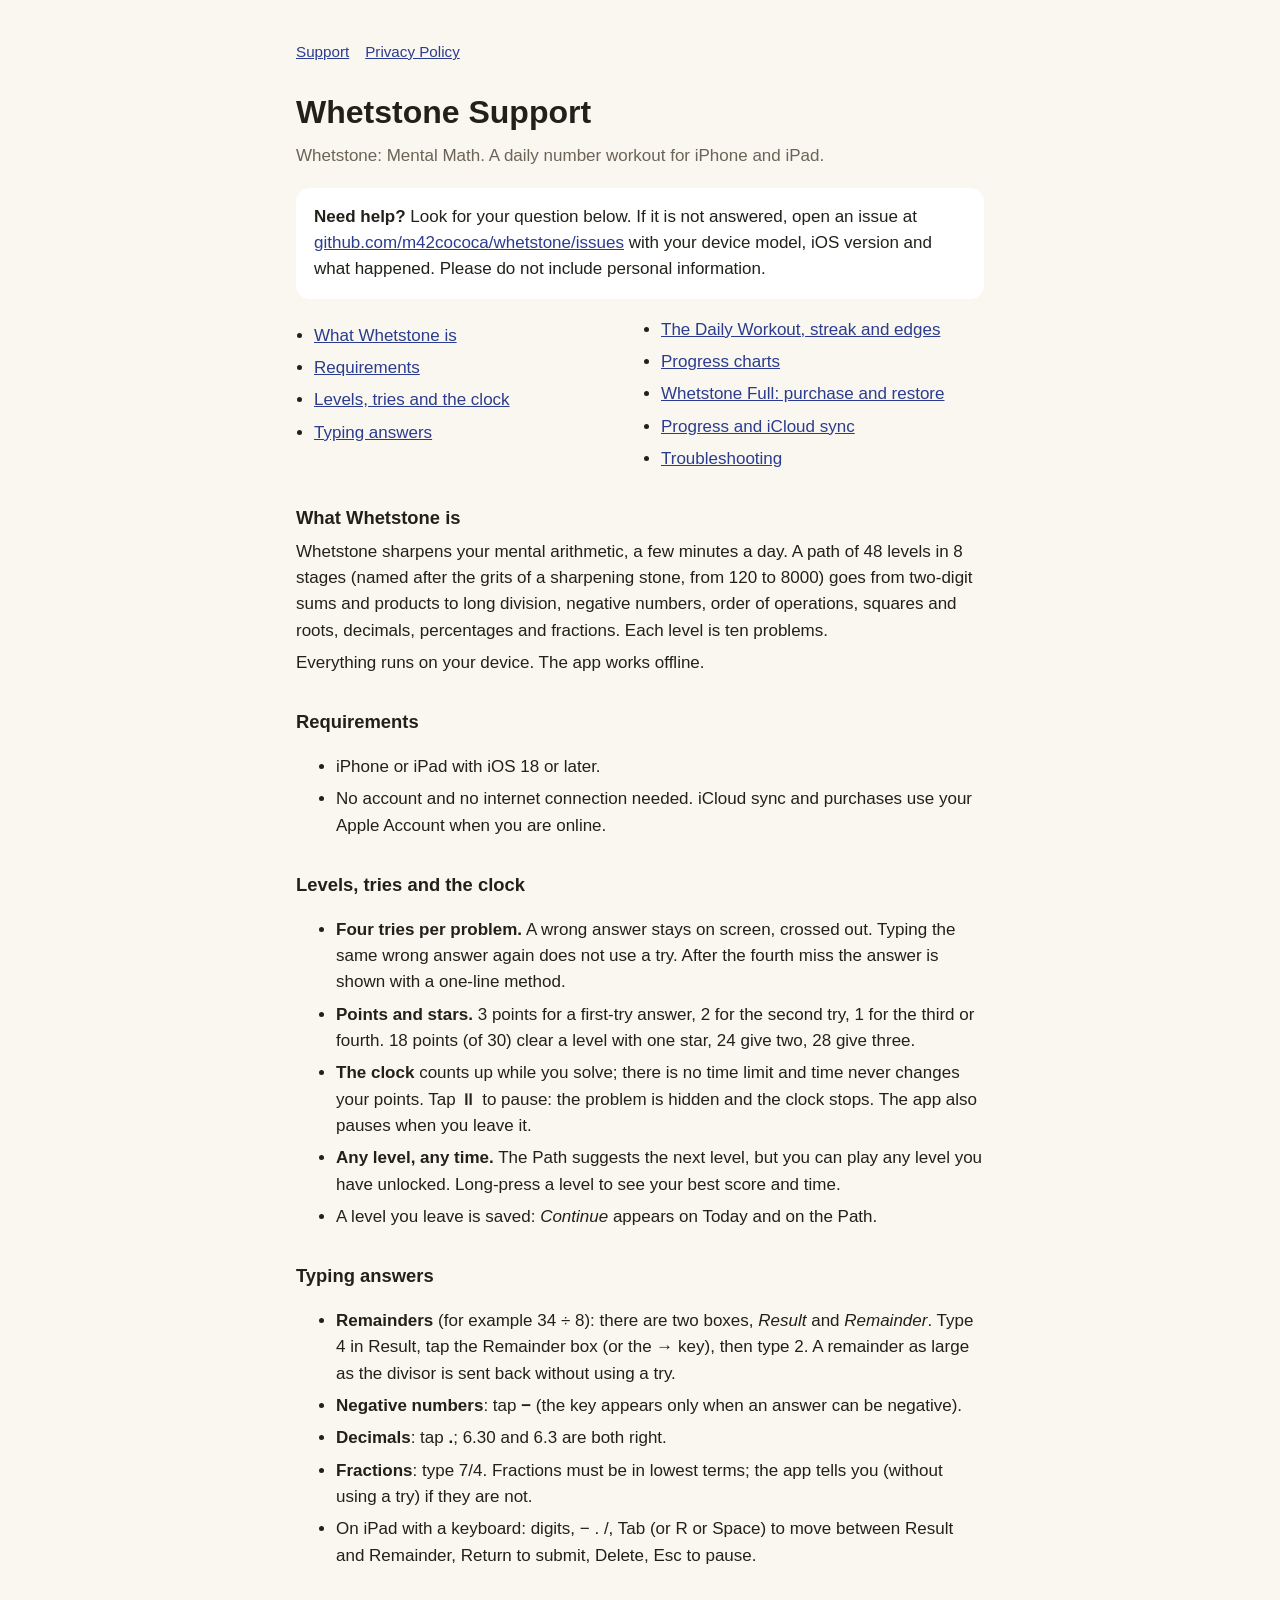
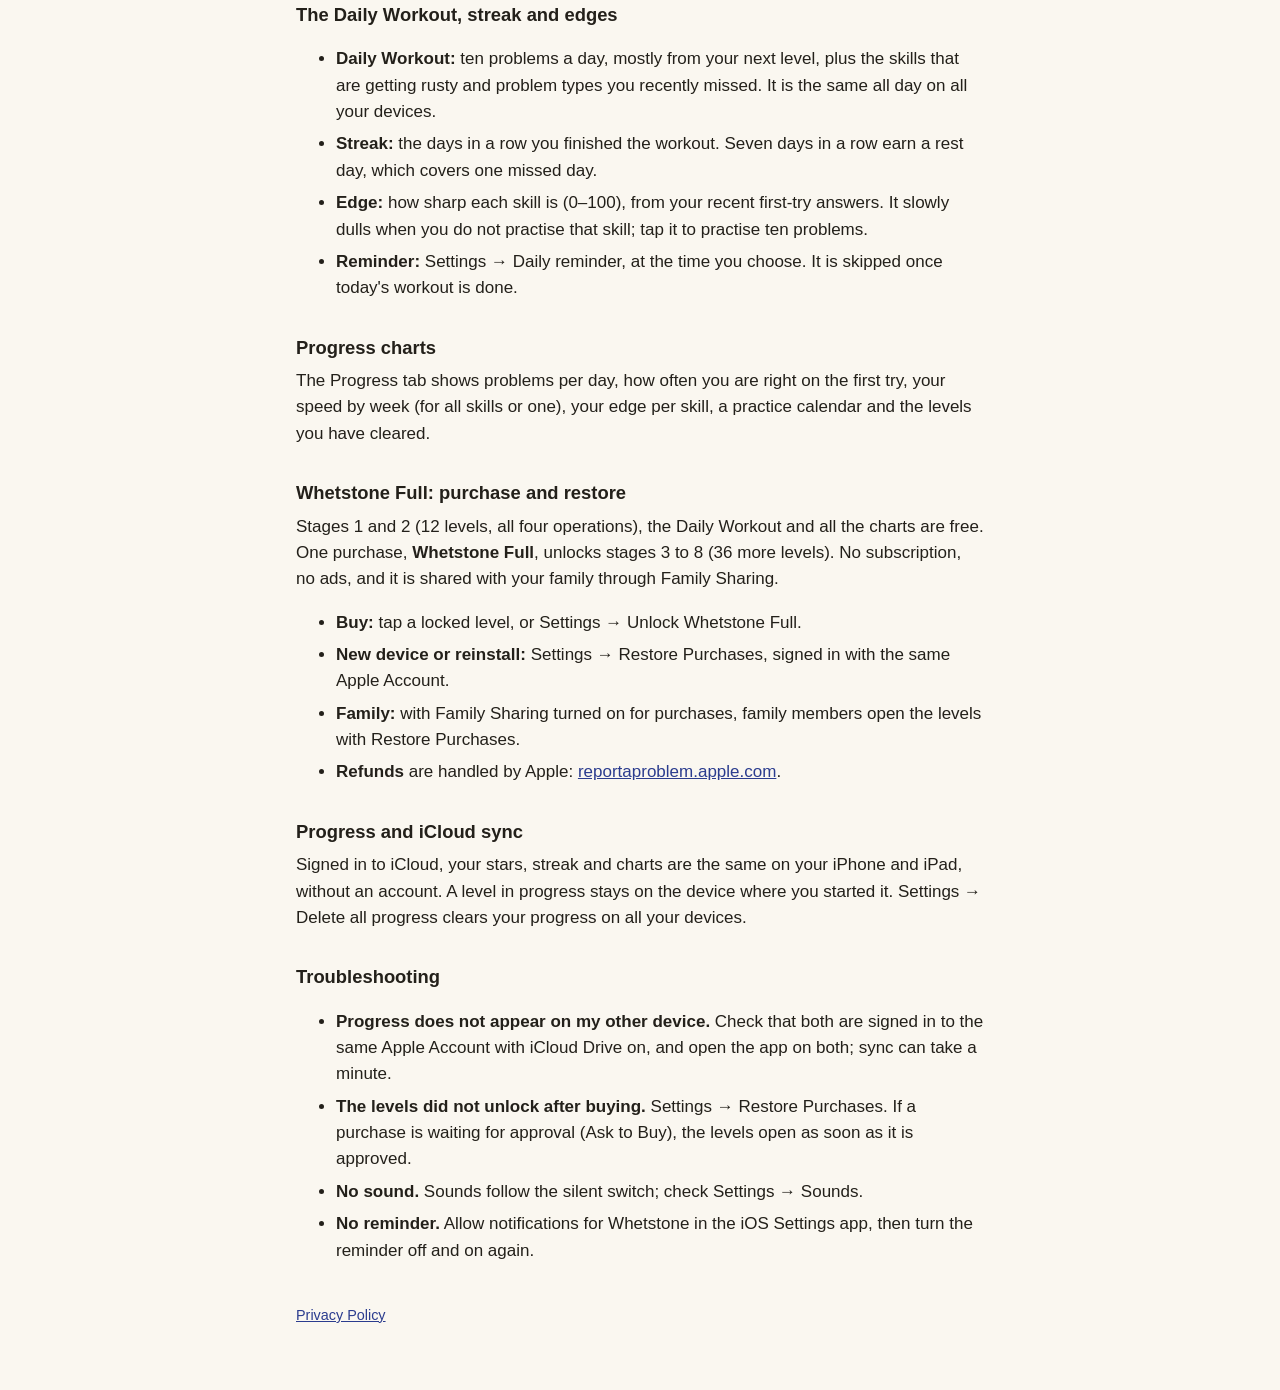
<file: index.html>
<!doctype html>
<html lang="en">
<head>
<meta charset="utf-8">
<meta name="viewport" content="width=device-width, initial-scale=1">
<title>Whetstone Support</title>
<meta name="description" content="Help and frequently asked questions for Whetstone: Mental Math, a daily number workout for iPhone and iPad.">
<link rel="stylesheet" href="style.css">
</head>
<body>
<main>
<nav class="top"><a href="./">Support</a><a href="privacy/">Privacy Policy</a></nav>
<h1>Whetstone Support</h1>
<p class="muted">Whetstone: Mental Math. A daily number workout for iPhone and iPad.</p>

<div class="card"><strong>Need help?</strong> Look for your question below. If it is not answered, open an issue at
<a href="https://github.com/m42cococa/whetstone/issues">github.com/m42cococa/whetstone/issues</a> with your device
model, iOS version and what happened. Please do not include personal information.</div>

<ul class="toc">
<li><a href="#about">What Whetstone is</a></li>
<li><a href="#requirements">Requirements</a></li>
<li><a href="#play">Levels, tries and the clock</a></li>
<li><a href="#answers">Typing answers</a></li>
<li><a href="#today">The Daily Workout, streak and edges</a></li>
<li><a href="#progress">Progress charts</a></li>
<li><a href="#purchase">Whetstone Full: purchase and restore</a></li>
<li><a href="#sync">Progress and iCloud sync</a></li>
<li><a href="#troubleshooting">Troubleshooting</a></li>
</ul>

<h2 id="about">What Whetstone is</h2>
<p>Whetstone sharpens your mental arithmetic, a few minutes a day. A path of 48 levels in 8 stages (named after the
grits of a sharpening stone, from 120 to 8000) goes from two-digit sums and products to long division, negative
numbers, order of operations, squares and roots, decimals, percentages and fractions. Each level is ten problems.</p>
<p>Everything runs on your device. The app works offline.</p>

<h2 id="requirements">Requirements</h2>
<ul>
<li>iPhone or iPad with iOS 18 or later.</li>
<li>No account and no internet connection needed. iCloud sync and purchases use your Apple Account when you are online.</li>
</ul>

<h2 id="play">Levels, tries and the clock</h2>
<ul>
<li><strong>Four tries per problem.</strong> A wrong answer stays on screen, crossed out. Typing the same wrong answer
again does not use a try. After the fourth miss the answer is shown with a one-line method.</li>
<li><strong>Points and stars.</strong> 3 points for a first-try answer, 2 for the second try, 1 for the third or fourth.
18 points (of 30) clear a level with one star, 24 give two, 28 give three.</li>
<li><strong>The clock</strong> counts up while you solve; there is no time limit and time never changes your points.
Tap ⏸ to pause: the problem is hidden and the clock stops. The app also pauses when you leave it.</li>
<li><strong>Any level, any time.</strong> The Path suggests the next level, but you can play any level you have unlocked.
Long-press a level to see your best score and time.</li>
<li>A level you leave is saved: <em>Continue</em> appears on Today and on the Path.</li>
</ul>

<h2 id="answers">Typing answers</h2>
<ul>
<li><strong>Remainders</strong> (for example 34 ÷ 8): there are two boxes, <em>Result</em> and <em>Remainder</em>.
Type 4 in Result, tap the Remainder box (or the <strong>→</strong> key), then type 2. A remainder as large as the
divisor is sent back without using a try.</li>
<li><strong>Negative numbers</strong>: tap <strong>−</strong> (the key appears only when an answer can be negative).</li>
<li><strong>Decimals</strong>: tap <strong>.</strong>; 6.30 and 6.3 are both right.</li>
<li><strong>Fractions</strong>: type 7/4. Fractions must be in lowest terms; the app tells you (without using a try)
if they are not.</li>
<li>On iPad with a keyboard: digits, − . /, Tab (or R or Space) to move between Result and Remainder, Return to
submit, Delete, Esc to pause.</li>
</ul>

<h2 id="today">The Daily Workout, streak and edges</h2>
<ul>
<li><strong>Daily Workout:</strong> ten problems a day, mostly from your next level, plus the skills that are getting
rusty and problem types you recently missed. It is the same all day on all your devices.</li>
<li><strong>Streak:</strong> the days in a row you finished the workout. Seven days in a row earn a rest day, which
covers one missed day.</li>
<li><strong>Edge:</strong> how sharp each skill is (0–100), from your recent first-try answers. It slowly dulls when you
do not practise that skill; tap it to practise ten problems.</li>
<li><strong>Reminder:</strong> Settings → Daily reminder, at the time you choose. It is skipped once today's workout is done.</li>
</ul>

<h2 id="progress">Progress charts</h2>
<p>The Progress tab shows problems per day, how often you are right on the first try, your speed by week (for all
skills or one), your edge per skill, a practice calendar and the levels you have cleared.</p>

<h2 id="purchase">Whetstone Full: purchase and restore</h2>
<p>Stages 1 and 2 (12 levels, all four operations), the Daily Workout and all the charts are free. One purchase,
<strong>Whetstone Full</strong>, unlocks stages 3 to 8 (36 more levels). No subscription, no ads, and it is shared with
your family through Family Sharing.</p>
<ul>
<li><strong>Buy:</strong> tap a locked level, or Settings → Unlock Whetstone Full.</li>
<li><strong>New device or reinstall:</strong> Settings → Restore Purchases, signed in with the same Apple Account.</li>
<li><strong>Family:</strong> with Family Sharing turned on for purchases, family members open the levels with Restore Purchases.</li>
<li><strong>Refunds</strong> are handled by Apple: <a href="https://reportaproblem.apple.com">reportaproblem.apple.com</a>.</li>
</ul>

<h2 id="sync">Progress and iCloud sync</h2>
<p>Signed in to iCloud, your stars, streak and charts are the same on your iPhone and iPad, without an account. A
level in progress stays on the device where you started it. Settings → Delete all progress clears your progress on
all your devices.</p>

<h2 id="troubleshooting">Troubleshooting</h2>
<ul>
<li><strong>Progress does not appear on my other device.</strong> Check that both are signed in to the same Apple
Account with iCloud Drive on, and open the app on both; sync can take a minute.</li>
<li><strong>The levels did not unlock after buying.</strong> Settings → Restore Purchases. If a purchase is waiting
for approval (Ask to Buy), the levels open as soon as it is approved.</li>
<li><strong>No sound.</strong> Sounds follow the silent switch; check Settings → Sounds.</li>
<li><strong>No reminder.</strong> Allow notifications for Whetstone in the iOS Settings app, then turn the reminder
off and on again.</li>
</ul>

<footer class="muted"><a href="privacy/">Privacy Policy</a></footer>
</main>
</body>
</html>
</file>
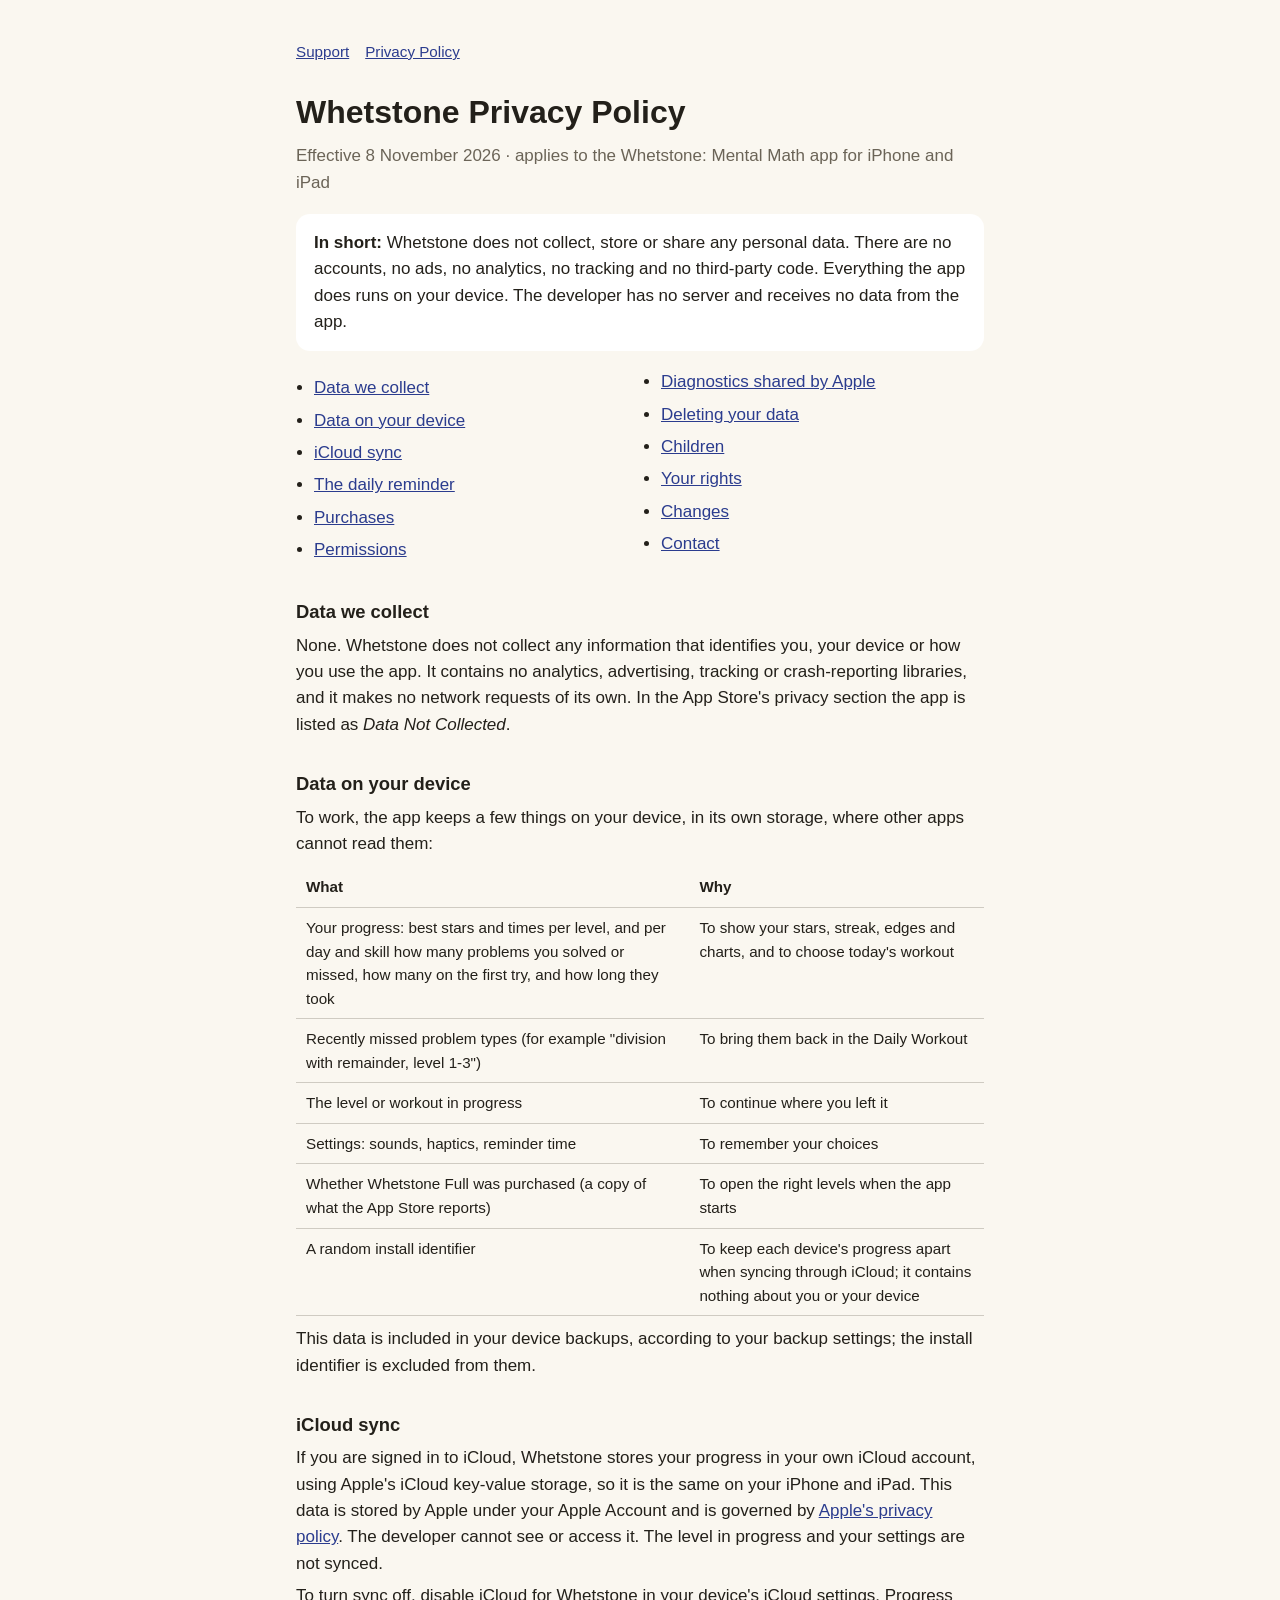
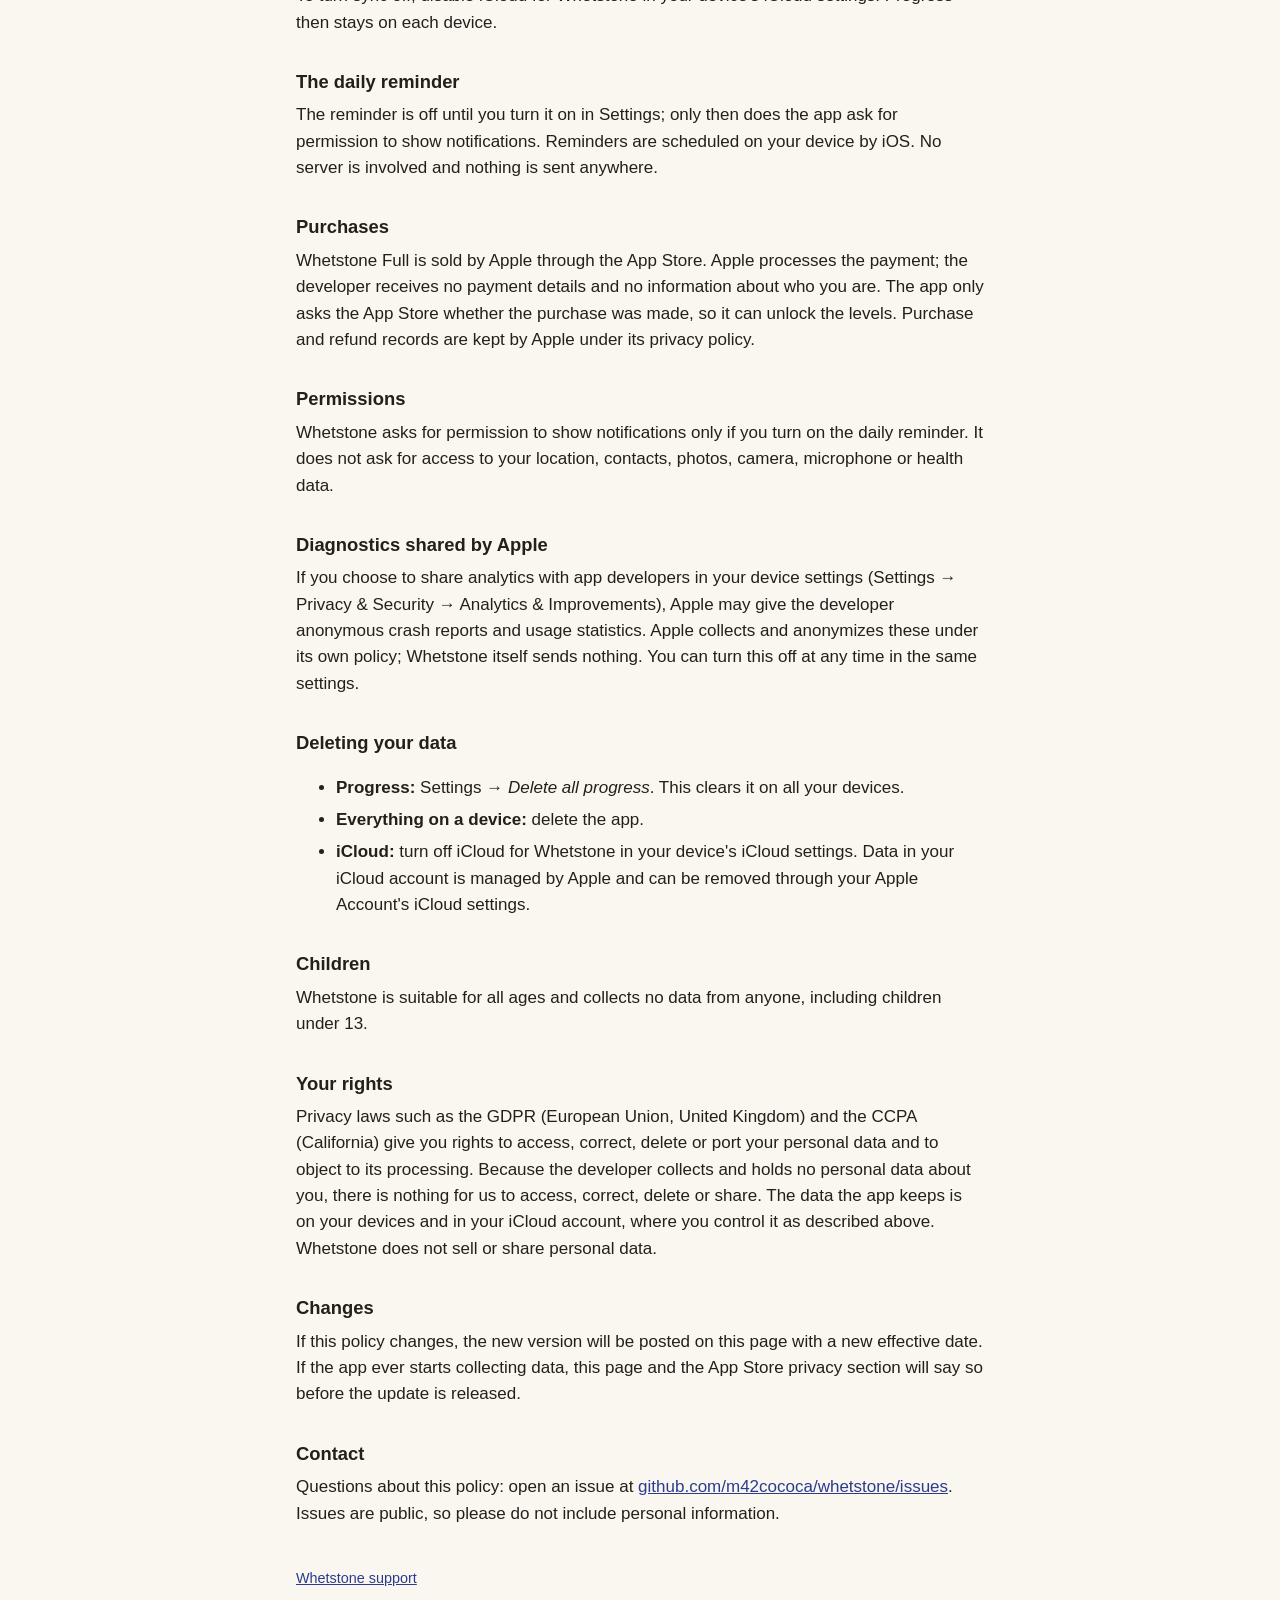
<file: privacy/index.html>
<!doctype html>
<html lang="en">
<head>
<meta charset="utf-8">
<meta name="viewport" content="width=device-width, initial-scale=1">
<title>Whetstone Privacy Policy</title>
<meta name="description" content="Whetstone: Mental Math collects no personal data. How the app stores your progress, uses iCloud, reminders and purchases.">
<link rel="stylesheet" href="../style.css">
</head>
<body>
<main>
<nav class="top"><a href="../">Support</a><a href="./">Privacy Policy</a></nav>
<h1>Whetstone Privacy Policy</h1>
<p class="muted">Effective 8 November 2026 · applies to the Whetstone: Mental Math app for iPhone and iPad</p>

<div class="card"><strong>In short:</strong> Whetstone does not collect, store or share any personal data. There are
no accounts, no ads, no analytics, no tracking and no third-party code. Everything the app does runs on your
device. The developer has no server and receives no data from the app.</div>

<ul class="toc">
<li><a href="#collect">Data we collect</a></li>
<li><a href="#device">Data on your device</a></li>
<li><a href="#icloud">iCloud sync</a></li>
<li><a href="#reminder">The daily reminder</a></li>
<li><a href="#purchases">Purchases</a></li>
<li><a href="#permissions">Permissions</a></li>
<li><a href="#apple">Diagnostics shared by Apple</a></li>
<li><a href="#delete">Deleting your data</a></li>
<li><a href="#children">Children</a></li>
<li><a href="#rights">Your rights</a></li>
<li><a href="#changes">Changes</a></li>
<li><a href="#contact">Contact</a></li>
</ul>

<h2 id="collect">Data we collect</h2>
<p>None. Whetstone does not collect any information that identifies you, your device or how you use the app. It
contains no analytics, advertising, tracking or crash-reporting libraries, and it makes no network requests of its own.
In the App Store's privacy section the app is listed as <em>Data Not Collected</em>.</p>

<h2 id="device">Data on your device</h2>
<p>To work, the app keeps a few things on your device, in its own storage, where other apps cannot read them:</p>
<table>
<tr><th>What</th><th>Why</th></tr>
<tr><td>Your progress: best stars and times per level, and per day and skill how many problems you solved or missed,
how many on the first try, and how long they took</td><td>To show your stars, streak, edges and charts, and to choose
today's workout</td></tr>
<tr><td>Recently missed problem types (for example "division with remainder, level 1-3")</td><td>To bring them back in
the Daily Workout</td></tr>
<tr><td>The level or workout in progress</td><td>To continue where you left it</td></tr>
<tr><td>Settings: sounds, haptics, reminder time</td><td>To remember your choices</td></tr>
<tr><td>Whether Whetstone Full was purchased (a copy of what the App Store reports)</td><td>To open the right levels when the app starts</td></tr>
<tr><td>A random install identifier</td><td>To keep each device's progress apart when syncing through iCloud; it contains nothing about you or your device</td></tr>
</table>
<p>This data is included in your device backups, according to your backup settings; the install identifier is
excluded from them.</p>

<h2 id="icloud">iCloud sync</h2>
<p>If you are signed in to iCloud, Whetstone stores your progress in your own iCloud account, using Apple's iCloud
key-value storage, so it is the same on your iPhone and iPad. This data is stored by Apple under your Apple Account
and is governed by <a href="https://www.apple.com/legal/privacy/">Apple's privacy policy</a>. The developer cannot see
or access it. The level in progress and your settings are not synced.</p>
<p>To turn sync off, disable iCloud for Whetstone in your device's iCloud settings. Progress then stays on each
device.</p>

<h2 id="reminder">The daily reminder</h2>
<p>The reminder is off until you turn it on in Settings; only then does the app ask for permission to show
notifications. Reminders are scheduled on your device by iOS. No server is involved and nothing is sent anywhere.</p>

<h2 id="purchases">Purchases</h2>
<p>Whetstone Full is sold by Apple through the App Store. Apple processes the payment; the developer receives no
payment details and no information about who you are. The app only asks the App Store whether the purchase was made,
so it can unlock the levels. Purchase and refund records are kept by Apple under its privacy policy.</p>

<h2 id="permissions">Permissions</h2>
<p>Whetstone asks for permission to show notifications only if you turn on the daily reminder. It does not ask for
access to your location, contacts, photos, camera, microphone or health data.</p>

<h2 id="apple">Diagnostics shared by Apple</h2>
<p>If you choose to share analytics with app developers in your device settings (Settings → Privacy &amp; Security →
Analytics &amp; Improvements), Apple may give the developer anonymous crash reports and usage statistics. Apple
collects and anonymizes these under its own policy; Whetstone itself sends nothing. You can turn this off at any time
in the same settings.</p>

<h2 id="delete">Deleting your data</h2>
<ul>
<li><strong>Progress:</strong> Settings → <em>Delete all progress</em>. This clears it on all your devices.</li>
<li><strong>Everything on a device:</strong> delete the app.</li>
<li><strong>iCloud:</strong> turn off iCloud for Whetstone in your device's iCloud settings. Data in your iCloud account is
managed by Apple and can be removed through your Apple Account's iCloud settings.</li>
</ul>

<h2 id="children">Children</h2>
<p>Whetstone is suitable for all ages and collects no data from anyone, including children under 13.</p>

<h2 id="rights">Your rights</h2>
<p>Privacy laws such as the GDPR (European Union, United Kingdom) and the CCPA (California) give you rights to
access, correct, delete or port your personal data and to object to its processing. Because the developer collects
and holds no personal data about you, there is nothing for us to access, correct, delete or share. The data the app
keeps is on your devices and in your iCloud account, where you control it as described above. Whetstone does not
sell or share personal data.</p>

<h2 id="changes">Changes</h2>
<p>If this policy changes, the new version will be posted on this page with a new effective date. If the app ever
starts collecting data, this page and the App Store privacy section will say so before the update is released.</p>

<h2 id="contact">Contact</h2>
<p>Questions about this policy: open an issue at
<a href="https://github.com/m42cococa/whetstone/issues">github.com/m42cococa/whetstone/issues</a>. Issues are public, so
please do not include personal information.</p>

<footer class="muted"><a href="../">Whetstone support</a></footer>
</main>
</body>
</html>
</file>
<file: style.css>
:root { --bg: #faf7f0; --fg: #23201a; --muted: #6b6457; --accent: #2b3c8e; --card: #ffffff; }
@media (prefers-color-scheme: dark) { :root { --bg: #16150f; --fg: #ece7dc; --muted: #a59d8e; --accent: #9fb0ff; --card: #201e17; } }
* { box-sizing: border-box; }
body { margin: 0; background: var(--bg); color: var(--fg); font: 17px/1.55 -apple-system, BlinkMacSystemFont, "Segoe UI", sans-serif; }
main { max-width: 720px; margin: 0 auto; padding: 40px 16px 64px; }
h1 { font-size: 2rem; margin: 0 0 4px; }
h2 { font-size: 1.15rem; margin: 32px 0 6px; }
p, li { margin: 6px 0; }
.muted { color: var(--muted); }
a { color: var(--accent); }
.card { background: var(--card); border-radius: 14px; padding: 16px 18px; margin: 18px 0; }
nav.top { display: flex; gap: 16px; margin-bottom: 24px; font-size: 0.95rem; }
.toc { columns: 2; column-gap: 24px; padding-left: 18px; }
@media (max-width: 560px) { .toc { columns: 1; } }
details { background: var(--card); border-radius: 12px; padding: 10px 14px; margin: 8px 0; }
summary { cursor: pointer; font-weight: 600; }
details p, details ul { margin: 8px 0 2px; }
table { border-collapse: collapse; width: 100%; margin: 10px 0; font-size: 0.95rem; }
th, td { text-align: left; padding: 8px 10px; border-bottom: 1px solid color-mix(in srgb, var(--muted) 30%, transparent); vertical-align: top; }
footer { margin-top: 40px; font-size: 0.9rem; }
</file>
